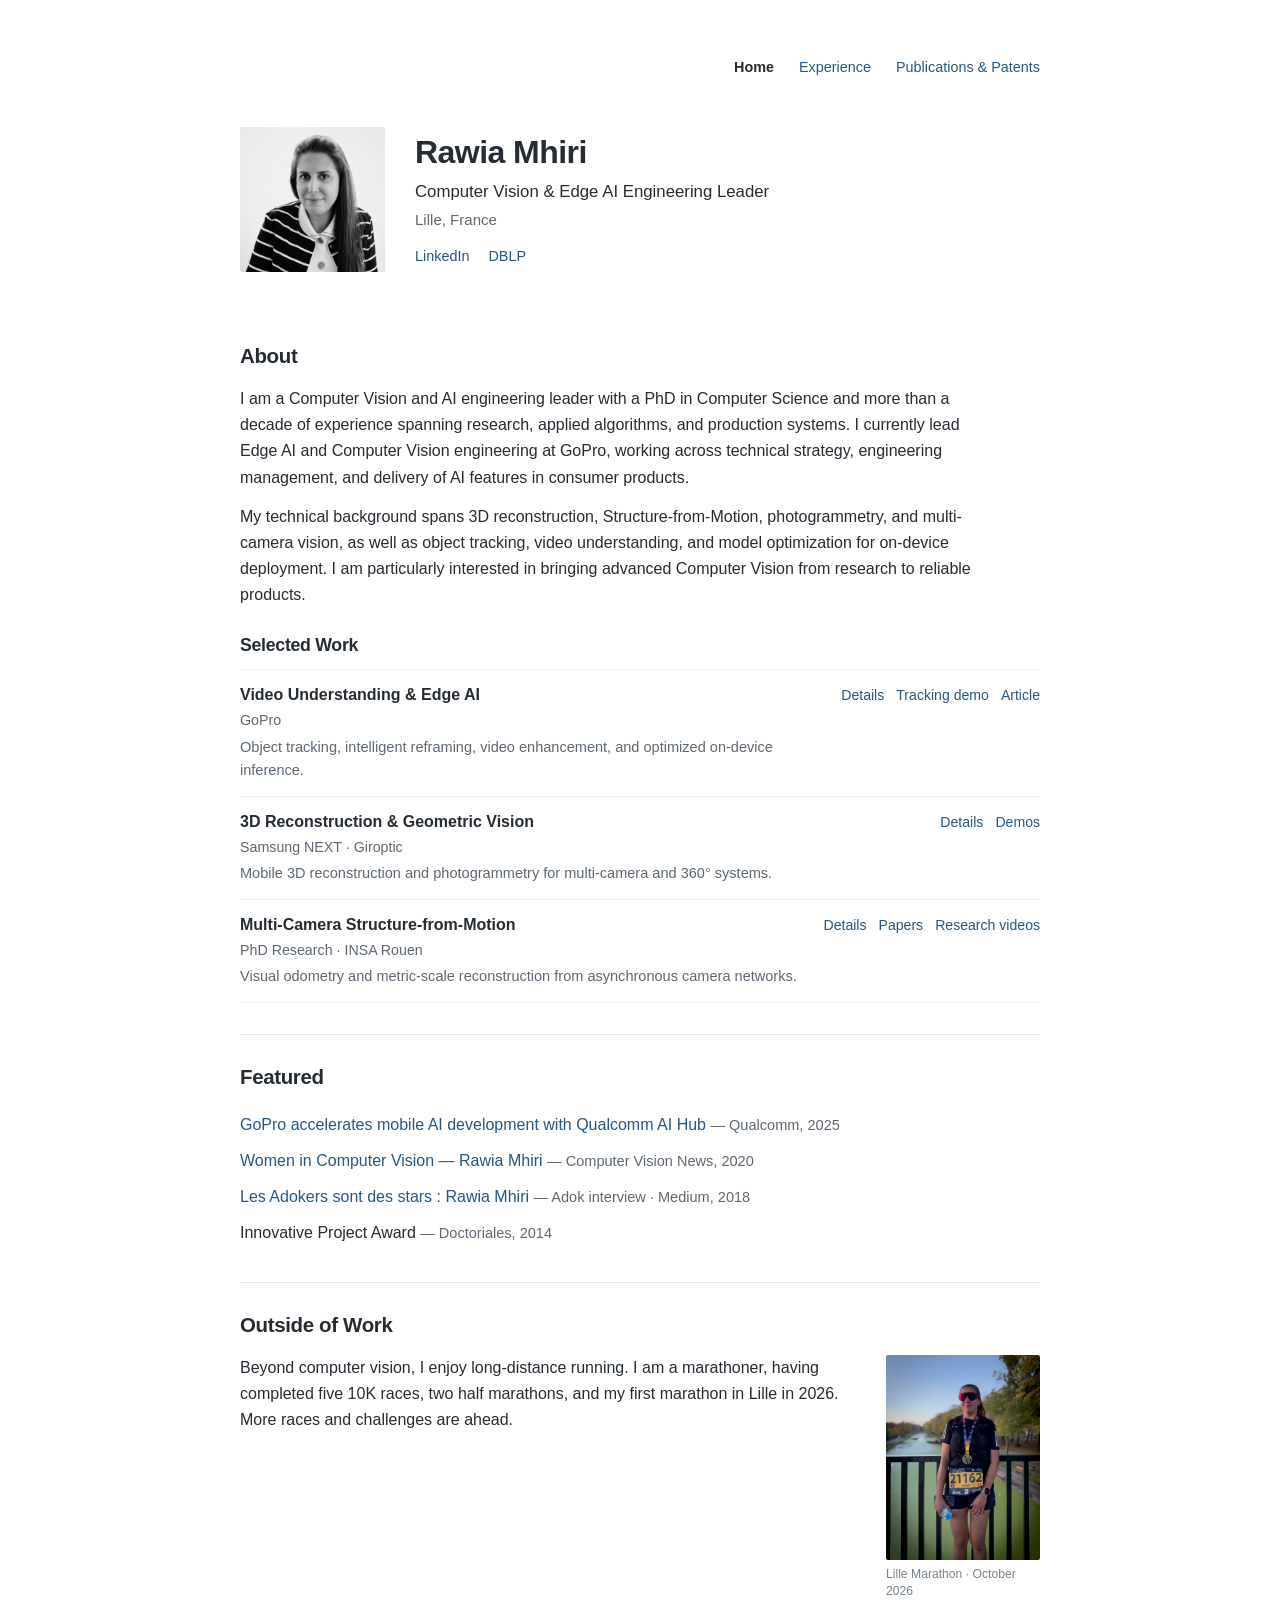
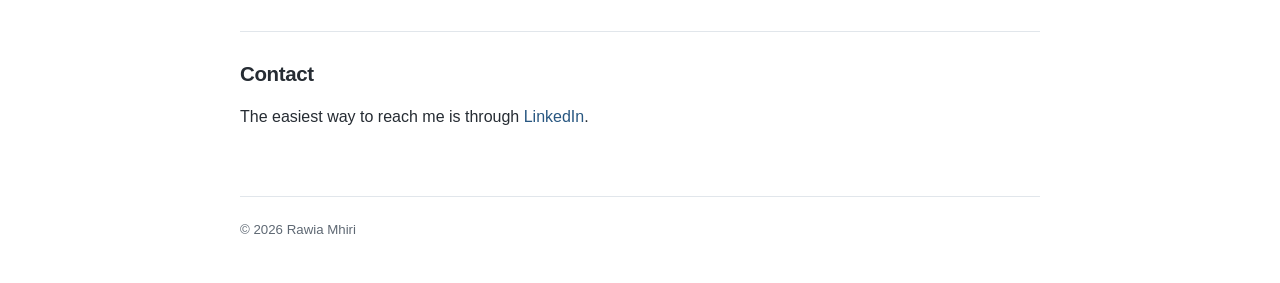
<file: index.html>
<!DOCTYPE html>

<html lang="en">
<head>
<meta charset="utf-8"/>
<meta content="width=device-width, initial-scale=1" name="viewport"/>
<meta content="Rawia Mhiri is a Computer Vision and Edge AI engineering leader with a PhD and experience leading teams from research to production." name="description"/>
<meta content="Rawia Mhiri" name="author"/>
<title>Rawia Mhiri — Computer Vision &amp; Edge AI</title>
<link href="style.css" rel="stylesheet"/>
</head>
<body>
<main class="page" id="top">
<nav aria-label="Main navigation" class="topnav">
<a aria-current="page" href="index.html">Home</a>
<a href="experience.html">Experience</a>
<a href="publications.html">Publications &amp; Patents</a>
</nav>
<header class="intro">
<img alt="Portrait of Rawia Mhiri" class="portrait" height="145" src="rawia_photo.jpeg" width="145"/>
<div>
<h1>Rawia Mhiri</h1>
<p class="role">Computer Vision &amp; Edge AI Engineering Leader</p>
<p class="location">Lille, France</p>
<nav aria-label="Professional profiles" class="links">
<a href="https://www.linkedin.com/in/rawia-mhiri-96955b29/" rel="noopener noreferrer" target="_blank">LinkedIn</a>
<a href="https://dblp.org/pid/148/7142.html" rel="noopener noreferrer" target="_blank">DBLP</a>
</nav>
</div>
</header>
<section class="content-section about" id="about">
<h2>About</h2>
<p>I am a Computer Vision and AI engineering leader with a PhD in Computer Science and more than a decade of experience spanning research, applied algorithms, and production systems. I currently lead Edge AI and Computer Vision engineering at GoPro, working across technical strategy, engineering management, and delivery of AI features in consumer products.</p>
<p>My technical background spans 3D reconstruction, Structure-from-Motion, photogrammetry, and multi-camera vision, as well as object tracking, video understanding, and model optimization for on-device deployment. I am particularly interested in bringing advanced Computer Vision from research to reliable products.</p>
<h2 class="subsection-heading" id="selected-work">Selected Work</h2>
<div class="work-list">
<div class="work-row">
<div>
<div class="work-title">Video Understanding &amp; Edge AI</div>
<div class="work-organization">GoPro</div>
<p class="work-description">Object tracking, intelligent reframing, video enhancement, and optimized on-device inference.</p>
</div>
<div class="work-links"><a href="experience.html#gopro">Details</a><a href="https://drive.google.com/file/d/1K36116cVzpAuXo-okKpgn88uL-rQt2rN/view?usp=sharing" rel="noopener noreferrer" target="_blank">Tracking demo</a><a href="https://bit.ly/47BoiJE" rel="noopener noreferrer" target="_blank">Article</a></div>
</div>
<div class="work-row">
<div>
<div class="work-title">3D Reconstruction &amp; Geometric Vision</div>
<div class="work-organization">Samsung NEXT · Giroptic</div>
<p class="work-description">Mobile 3D reconstruction and photogrammetry for multi-camera and 360° systems.</p>
</div>
<div class="work-links"><a href="experience.html#samsung">Details</a><a href="https://www.youtube.com/watch?v=HIu3Fz293rE" rel="noopener noreferrer" target="_blank">Demos</a></div>
</div>
<div class="work-row">
<div>
<div class="work-title">Multi-Camera Structure-from-Motion</div>
<div class="work-organization">PhD Research · INSA Rouen</div>
<p class="work-description">Visual odometry and metric-scale reconstruction from asynchronous camera networks.</p>
</div>
<div class="work-links"><a href="experience.html#phd">Details</a><a href="publications.html#papers">Papers</a><a href="https://www.youtube.com/watch?v=GycIlKgzkQ8" rel="noopener noreferrer" target="_blank">Research videos</a></div>
</div>
</div>
</section>
<section aria-labelledby="recognition-title" class="content-section">
<h2 id="recognition-title">Featured</h2>
<ul class="plain-items">
<li><a href="https://bit.ly/47BoiJE" rel="noopener noreferrer" target="_blank">GoPro accelerates mobile AI development with Qualcomm AI Hub</a> <span class="byline">— Qualcomm, 2025</span></li>
<li><a href="https://www.rsipvision.com/ComputerVisionNews-2020March/34/" rel="noopener noreferrer" target="_blank">Women in Computer Vision — Rawia Mhiri</a> <span class="byline">— Computer Vision News, 2020</span></li>
<li><a href="https://medium.com/@pperetie/les-adokers-sont-des-stars-rawia-mhiri-43b8ec3d247f" lang="fr" rel="noopener noreferrer" target="_blank">Les Adokers sont des stars : Rawia Mhiri</a> <span class="byline">— Adok interview · Medium, 2018</span></li>
<li>Innovative Project Award <span class="byline">— Doctoriales, 2014</span></li>
</ul>
</section>
<section aria-labelledby="running-title" class="content-section">
<h2 id="running-title">Outside of Work</h2>
<div class="running-content">
<p>Beyond computer vision, I enjoy long-distance running. I am a marathoner, having completed five 10K races, two half marathons, and my first marathon in Lille in 2026. More races and challenges are ahead.</p>
<figure class="running-figure">
<img alt="After completing the Lille Marathon in October 2026" height="205" loading="lazy" src="assets/images/lille-marathon-2026.jpg" width="154"/>
<figcaption>Lille Marathon · October 2026</figcaption>
</figure>
</div>
</section>
<section class="content-section">
<h2>Contact</h2>
<p>The easiest way to reach me is through <a href="https://www.linkedin.com/in/rawia-mhiri-96955b29/" rel="noopener noreferrer" target="_blank">LinkedIn</a>.</p>
</section>
<footer class="footer">© <span id="year">2026</span> Rawia Mhiri</footer>
</main>
<script>document.getElementById('year').textContent = new Date().getFullYear();</script>
</body>
</html>
</file>
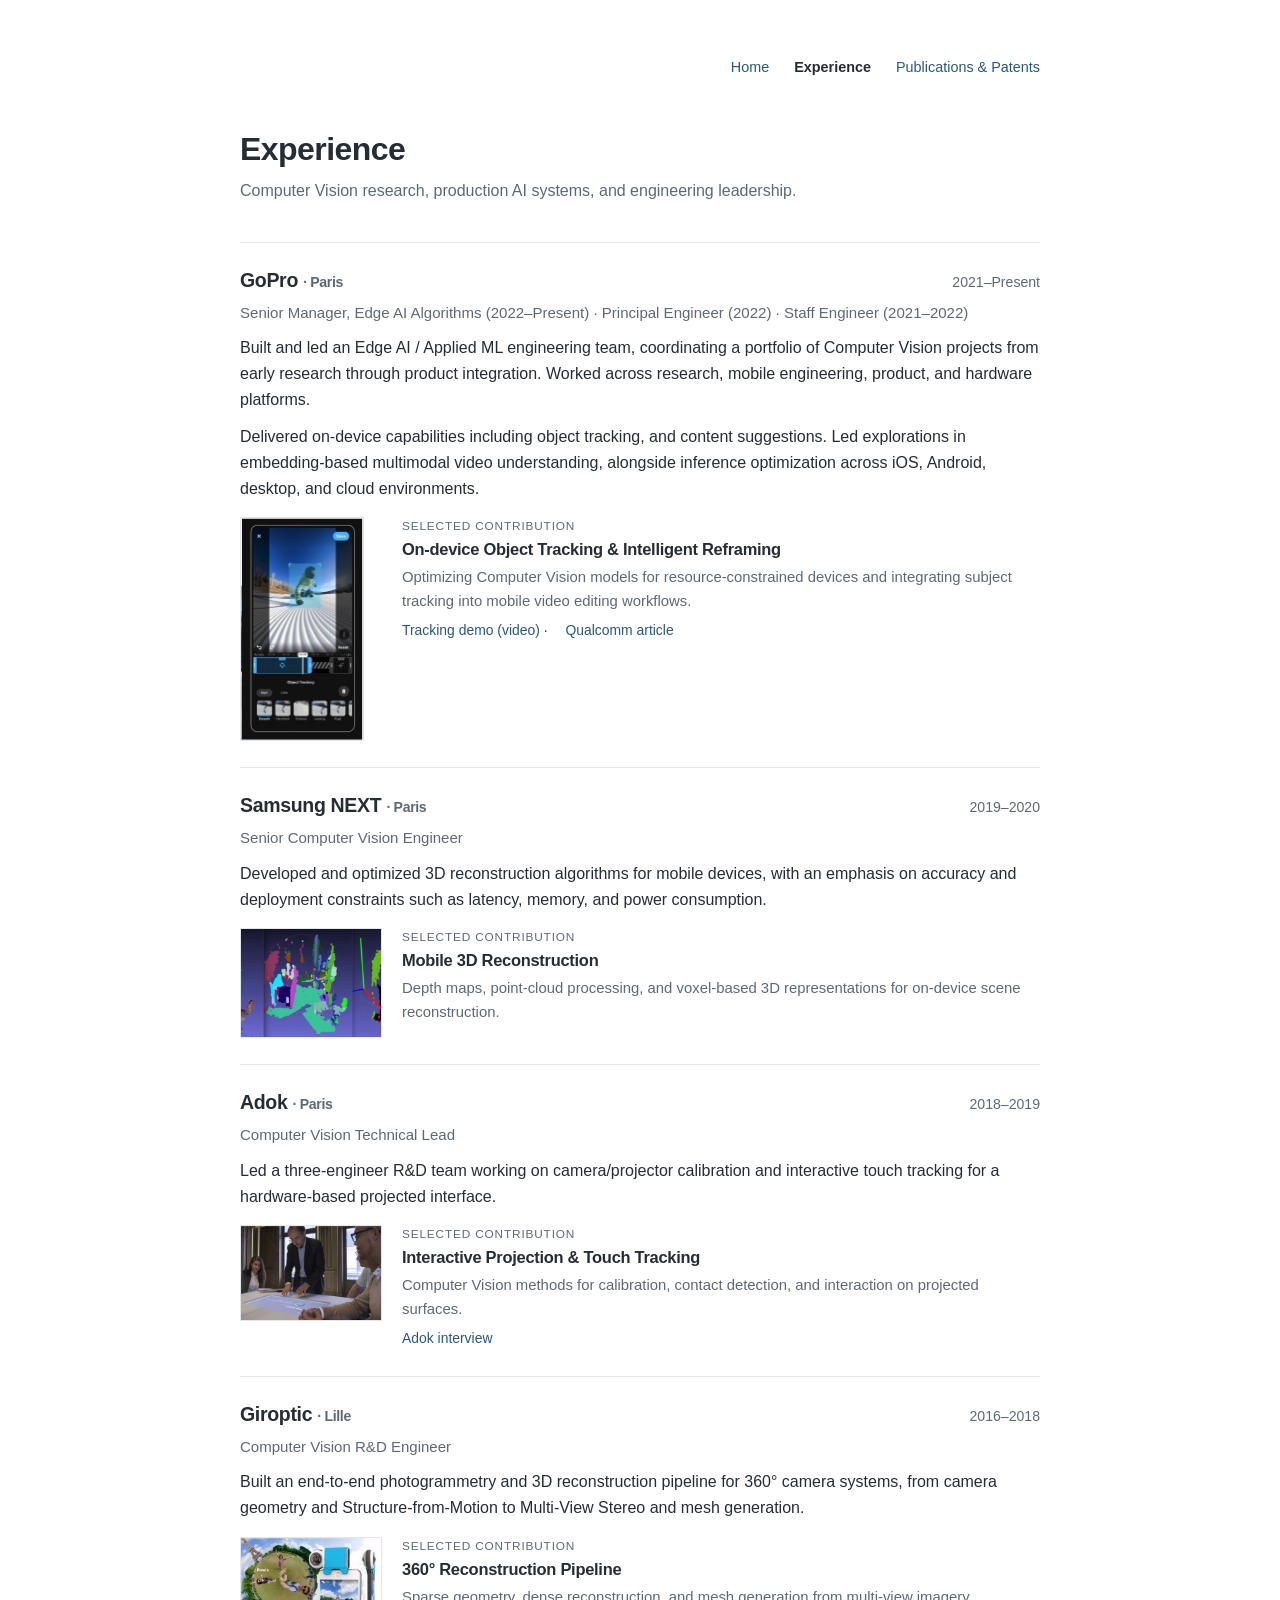
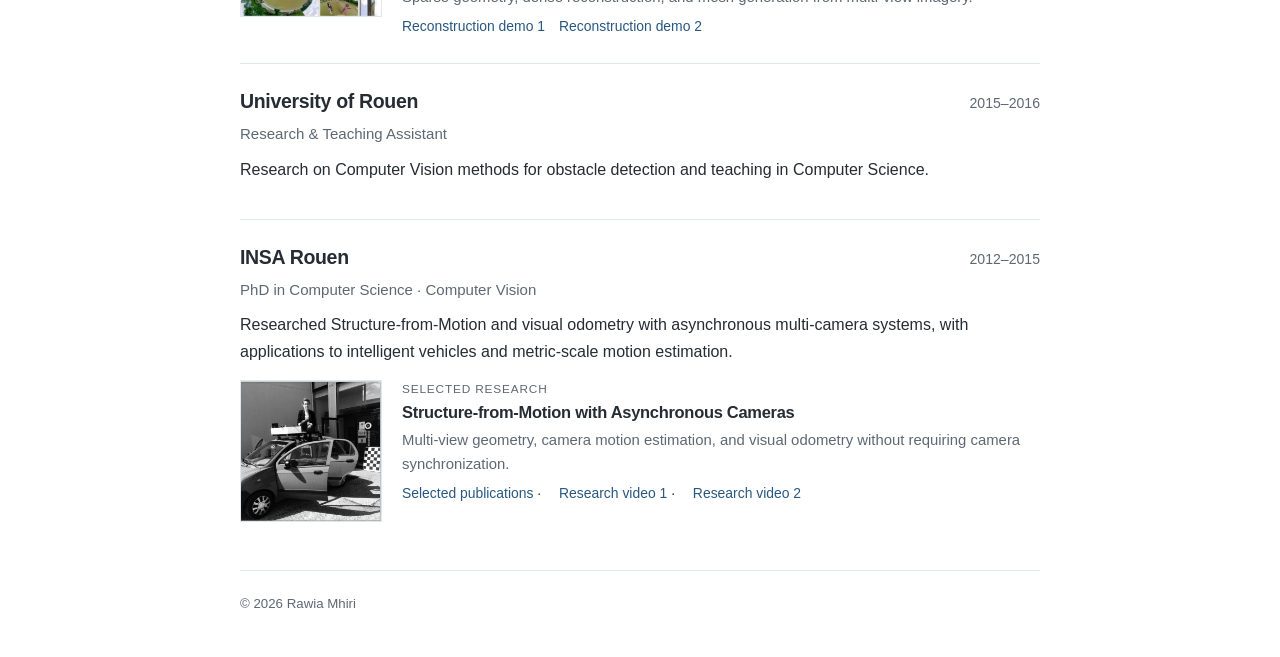
<file: experience.html>
<!DOCTYPE html>

<html lang="en">
<head>
<meta charset="utf-8"/>
<meta content="width=device-width, initial-scale=1" name="viewport"/>
<meta content="Experience of Rawia Mhiri in Computer Vision, 3D reconstruction, Edge AI, and engineering leadership." name="description"/>
<meta content="Rawia Mhiri" name="author"/>
<title>Experience — Rawia Mhiri</title>
<link href="style.css" rel="stylesheet"/>
</head>
<body>
<main class="page" id="top">
<nav aria-label="Main navigation" class="topnav">
<a href="index.html">Home</a>
<a aria-current="page" href="experience.html">Experience</a>
<a href="publications.html">Publications &amp; Patents</a>
</nav>
<header class="page-head">
<h1>Experience</h1>
<p>Computer Vision research, production AI systems, and engineering leadership.</p>
</header>
<section class="timeline-entry" id="gopro">
<div class="entry-head"><h2>GoPro <span class="small">· Paris</span></h2><span class="dates">2021–Present</span></div>
<p class="position">Senior Manager, Edge AI Algorithms (2022–Present) · Principal Engineer (2022) · Staff Engineer (2021–2022)</p>
<p>Built and led an Edge AI / Applied ML engineering team, coordinating a portfolio of Computer Vision projects from early research through product integration. Worked across research, mobile engineering, product, and hardware platforms.</p>
<p> Delivered on-device capabilities including object tracking, and content suggestions. Led explorations in embedding-based multimodal video understanding, alongside inference optimization across iOS, Android, desktop, and cloud environments.</p>
<div class="contrib">
<a aria-label="View GOPRO project photo" class="contrib-photo contrib-photo--portrait" href="assets/images/gopro-object-tracking.jpg" rel="noopener noreferrer" target="_blank"><img alt="GoPro Quik object tracking interface and mobile video-editing controls" loading="lazy" src="assets/images/gopro-object-tracking.jpg"/></a>
<div>
<div class="kicker">Selected contribution</div>
<h3>On-device Object Tracking &amp; Intelligent Reframing</h3>
<p>Optimizing Computer Vision models for resource-constrained devices and integrating subject tracking into mobile video editing workflows.</p>
<div class="inline-links"><a href="https://drive.google.com/file/d/1K36116cVzpAuXo-okKpgn88uL-rQt2rN/view?usp=sharing" rel="noopener noreferrer" target="_blank">Tracking demo (video)</a> · <a href="https://bit.ly/47BoiJE" rel="noopener noreferrer" target="_blank">Qualcomm article</a></div>
</div>
</div>
</section>
<section class="timeline-entry" id="samsung">
<div class="entry-head"><h2>Samsung NEXT <span class="small">· Paris</span></h2><span class="dates">2019–2020</span></div>
<p class="position">Senior Computer Vision Engineer</p>
<p>Developed and optimized 3D reconstruction algorithms for mobile devices, with an emphasis on accuracy and deployment constraints such as latency, memory, and power consumption.</p>
<div class="contrib">
<img alt="Examples of reconstructed 3D indoor scene geometry and segmentation" height="110" loading="lazy" src="assets/images/samsung-reconstruction.jpg" width="142"/>
<div>
<div class="kicker">Selected contribution</div>
<h3>Mobile 3D Reconstruction</h3>
<p>Depth maps, point-cloud processing, and voxel-based 3D representations for on-device scene reconstruction.</p>
</div>
</div>
</section>
<section class="timeline-entry" id="adok">
<div class="entry-head"><h2>Adok <span class="small">· Paris</span></h2><span class="dates">2018–2019</span></div>
<p class="position">Computer Vision Technical Lead</p>
<p>Led a three-engineer R&amp;D team working on camera/projector calibration and interactive touch tracking for a hardware-based projected interface.</p>
<div class="contrib">
<a aria-label="View ADOK project photo" class="contrib-photo contrib-photo--landscape" href="assets/images/adok-interactive-table.jpg" rel="noopener noreferrer" target="_blank"><img alt="People interacting with a projected touchscreen tabletop at Adok" loading="lazy" src="assets/images/adok-interactive-table.jpg"/></a>
<div>
<div class="kicker">Selected contribution</div>
<h3>Interactive Projection &amp; Touch Tracking</h3>
<p>Computer Vision methods for calibration, contact detection, and interaction on projected surfaces.</p>
<div class="inline-links"><a href="https://medium.com/@pperetie/les-adokers-sont-des-stars-rawia-mhiri-43b8ec3d247f" rel="noopener noreferrer" target="_blank">Adok interview</a></div></div>
</div>
</section>
<section class="timeline-entry" id="giroptic">
<div class="entry-head"><h2>Giroptic <span class="small">· Lille</span></h2><span class="dates">2016–2018</span></div>
<p class="position">Computer Vision R&amp;D Engineer</p>
<p>Built an end-to-end photogrammetry and 3D reconstruction pipeline for 360° camera systems, from camera geometry and Structure-from-Motion to Multi-View Stereo and mesh generation.</p>
<div class="contrib">
<a aria-label="View GIROPTIC project photo" class="contrib-photo contrib-photo--landscape" href="assets/images/giroptic-360-camera.jpg" rel="noopener noreferrer" target="_blank"><img alt="Giroptic 360-degree camera imagery and consumer camera hardware" loading="lazy" src="assets/images/giroptic-360-camera.jpg"/></a>
<div>
<div class="kicker">Selected contribution</div>
<h3>360° Reconstruction Pipeline</h3>
<p>Sparse geometry, dense reconstruction, and mesh generation from multi-view imagery.</p>
<div class="inline-links"><a href="https://www.youtube.com/watch?v=HIu3Fz293rE" rel="noopener noreferrer" target="_blank">Reconstruction demo 1</a><a href="https://www.youtube.com/watch?v=QjvDdjy3CzE" rel="noopener noreferrer" target="_blank">Reconstruction demo 2</a></div></div>
</div>
</section>
<section class="timeline-entry" id="rouen">
<div class="entry-head"><h2>University of Rouen</h2><span class="dates">2015–2016</span></div>
<p class="position">Research &amp; Teaching Assistant</p>
<p>Research on Computer Vision methods for obstacle detection and teaching in Computer Science.</p>
</section>
<section class="timeline-entry" id="phd">
<div class="entry-head"><h2>INSA Rouen</h2><span class="dates">2012–2015</span></div>
<p class="position">PhD in Computer Science · Computer Vision</p>
<p>Researched Structure-from-Motion and visual odometry with asynchronous multi-camera systems, with applications to intelligent vehicles and metric-scale motion estimation.</p>
<div class="contrib">
<a aria-label="View PHD project photo" class="contrib-photo contrib-photo--square" href="assets/images/phd-multicamera-photo.jpg" rel="noopener noreferrer" target="_blank"><img alt="Rawia Mhiri with the vehicle-mounted multi-camera research rig" loading="lazy" src="assets/images/phd-multicamera-photo.jpg"/></a>
<div>
<div class="kicker">Selected research</div>
<h3>Structure-from-Motion with Asynchronous Cameras</h3>
<p>Multi-view geometry, camera motion estimation, and visual odometry without requiring camera synchronization.</p>
<div class="inline-links"><a href="publications.html#papers">Selected publications</a> · <a href="https://www.youtube.com/watch?v=GycIlKgzkQ8" rel="noopener noreferrer" target="_blank">Research video 1</a> · <a href="https://www.youtube.com/watch?v=d3gp0YabA7k" rel="noopener noreferrer" target="_blank">Research video 2</a></div>
</div>
</div>
</section>
<footer class="footer">© <span id="year">2026</span> Rawia Mhiri</footer>
</main>
<script>document.getElementById('year').textContent = new Date().getFullYear();</script>
</body>
</html>
</file>
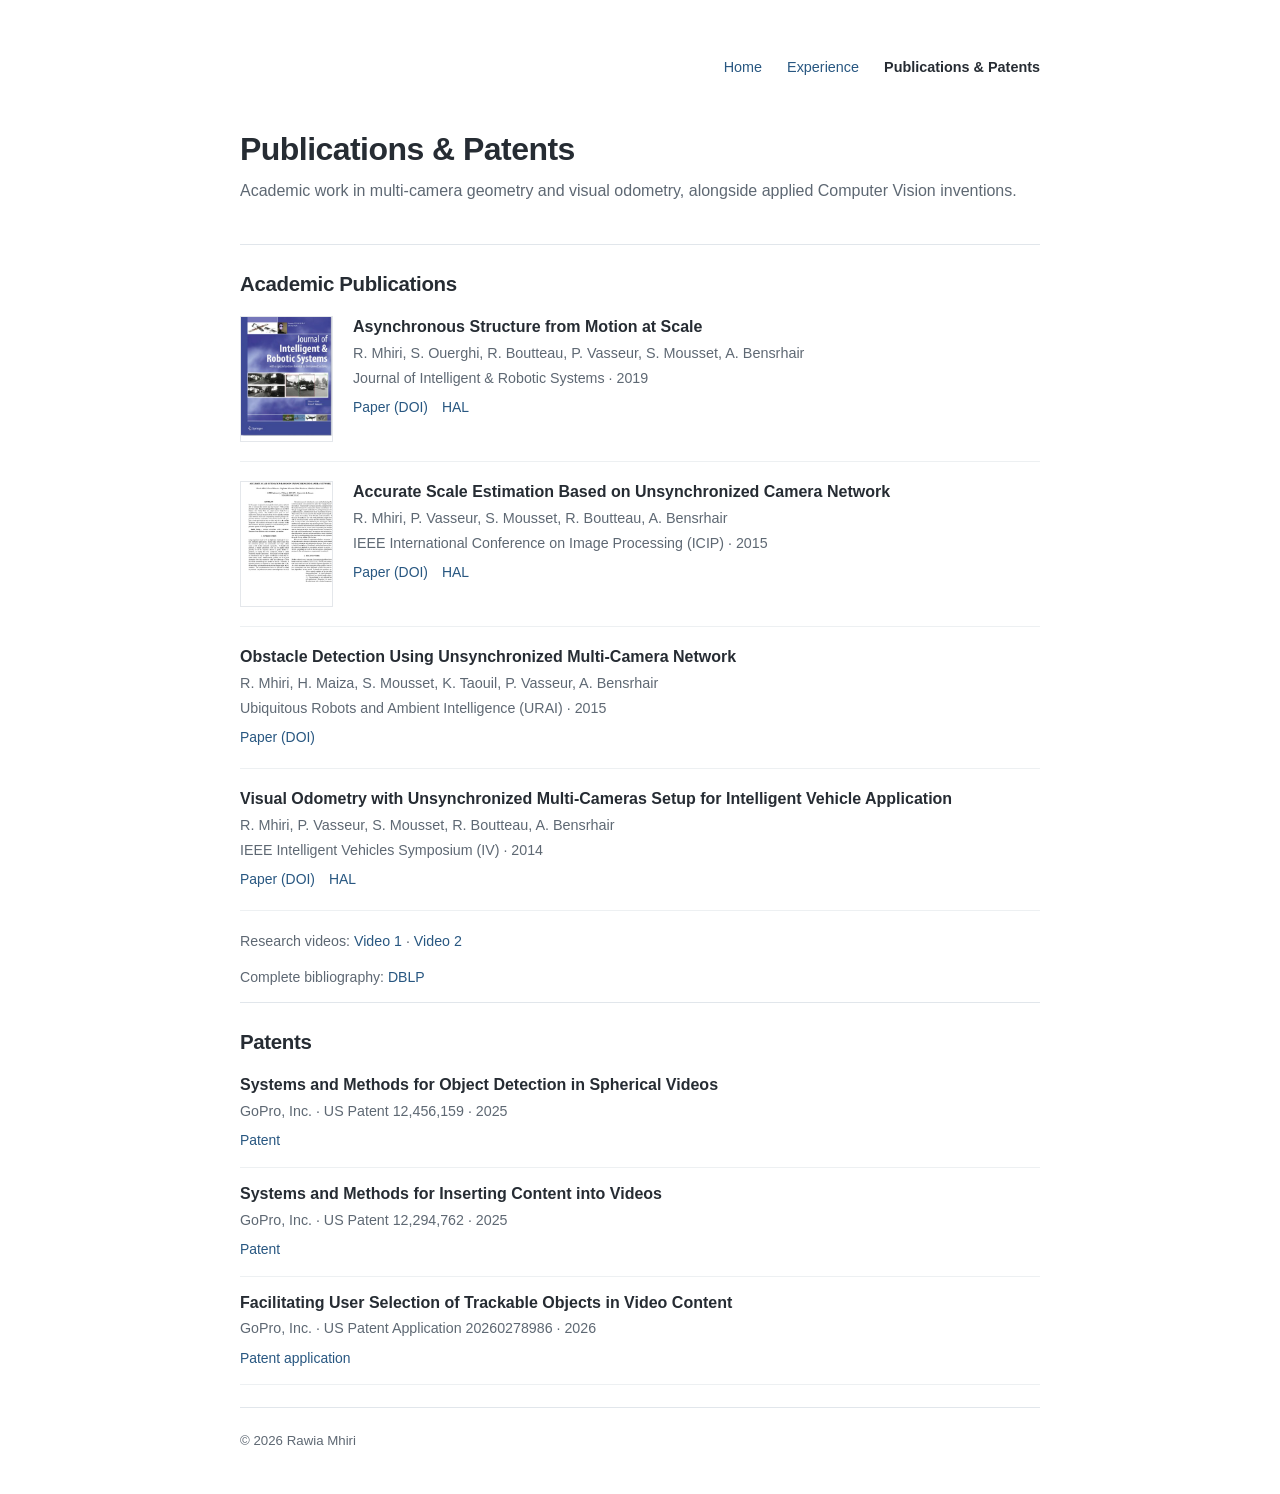
<file: publications.html>
<!DOCTYPE html>

<html lang="en">
<head>
<meta charset="utf-8"/>
<meta content="width=device-width, initial-scale=1" name="viewport"/>
<meta content="Academic publications and patents by Rawia Mhiri in Computer Vision, Structure from Motion and video understanding." name="description"/>
<meta content="Rawia Mhiri" name="author"/>
<title>Publications &amp; Patents — Rawia Mhiri</title>
<link href="style.css" rel="stylesheet"/>
</head>
<body>
<main class="page" id="top">
<nav aria-label="Main navigation" class="topnav">
<a href="index.html">Home</a>
<a href="experience.html">Experience</a>
<a aria-current="page" href="publications.html">Publications &amp; Patents</a>
</nav>
<header class="page-head">
<h1>Publications &amp; Patents</h1>
<p>Academic work in multi-camera geometry and visual odometry, alongside applied Computer Vision inventions.</p>
</header>
<section class="pubs-section" id="papers">
<h2>Academic Publications</h2>
<article class="publication with-image">
<img alt="Journal of Intelligent &amp; Robotic Systems cover" height="126" loading="lazy" src="assets/images/jirs-journal-cover.jpg" width="93"/>
<div>
<div class="paper-title">Asynchronous Structure from Motion at Scale</div>
<p class="paper-authors">R. Mhiri, S. Ouerghi, R. Boutteau, P. Vasseur, S. Mousset, A. Bensrhair</p>
<p class="paper-meta">Journal of Intelligent &amp; Robotic Systems · 2019</p>
<div class="inline-links"><a href="https://doi.org/10.1007/s10846-018-0974-6" rel="noopener noreferrer" target="_blank">Paper (DOI)</a><a href="https://hal.science/hal-01986330" rel="noopener noreferrer" target="_blank">HAL</a></div>
</div>
</article>
<article class="publication with-image">
<img alt="First page of Accurate Scale Estimation Based on Unsynchronized Camera Network" height="126" loading="lazy" src="assets/images/icip-2015-first-page.jpg" width="93"/>
<div>
<div class="paper-title">Accurate Scale Estimation Based on Unsynchronized Camera Network</div>
<p class="paper-authors">R. Mhiri, P. Vasseur, S. Mousset, R. Boutteau, A. Bensrhair</p>
<p class="paper-meta">IEEE International Conference on Image Processing (ICIP) · 2015</p>
<div class="inline-links"><a href="https://doi.org/10.1109/ICIP.2015.7351593" rel="noopener noreferrer" target="_blank">Paper (DOI)</a><a href="https://hal.science/hal-01710819" rel="noopener noreferrer" target="_blank">HAL</a></div>
</div>
</article>
<article class="publication">
<div class="paper-title">Obstacle Detection Using Unsynchronized Multi-Camera Network</div>
<p class="paper-authors">R. Mhiri, H. Maiza, S. Mousset, K. Taouil, P. Vasseur, A. Bensrhair</p>
<p class="paper-meta">Ubiquitous Robots and Ambient Intelligence (URAI) · 2015</p>
<div class="inline-links"><a href="https://doi.org/10.1109/URAI.2015.7358917" rel="noopener noreferrer" target="_blank">Paper (DOI)</a></div>
</article>
<article class="publication">
<div class="paper-title">Visual Odometry with Unsynchronized Multi-Cameras Setup for Intelligent Vehicle Application</div>
<p class="paper-authors">R. Mhiri, P. Vasseur, S. Mousset, R. Boutteau, A. Bensrhair</p>
<p class="paper-meta">IEEE Intelligent Vehicles Symposium (IV) · 2014</p>
<div class="inline-links"><a href="https://doi.org/10.1109/IVS.2014.6856533" rel="noopener noreferrer" target="_blank">Paper (DOI)</a><a href="https://hal.science/hal-01710411" rel="noopener noreferrer" target="_blank">HAL</a></div>
</article>
<p class="research-videos">Research videos: <a href="https://www.youtube.com/watch?v=GycIlKgzkQ8" rel="noopener noreferrer" target="_blank">Video 1</a> · <a href="https://www.youtube.com/watch?v=d3gp0YabA7k" rel="noopener noreferrer" target="_blank">Video 2</a></p><p class="small">Complete bibliography: <a href="https://dblp.org/pid/148/7142.html" rel="noopener noreferrer" target="_blank">DBLP</a></p>
</section>
<section class="pubs-section" id="patents">
<h2>Patents</h2>
<div class="patent-list">
<article class="publication">
<div class="paper-title">Systems and Methods for Object Detection in Spherical Videos</div>
<p class="paper-meta">GoPro, Inc. · US Patent 12,456,159 · 2025</p>
<div class="inline-links"><a href="https://patents.justia.com/patent/12456159" rel="noopener noreferrer" target="_blank">Patent</a></div>
</article>
<article class="publication">
<div class="paper-title">Systems and Methods for Inserting Content into Videos</div>
<p class="paper-meta">GoPro, Inc. · US Patent 12,294,762 · 2025</p>
<div class="inline-links"><a href="https://patents.justia.com/patent/12294762" rel="noopener noreferrer" target="_blank">Patent</a></div>
</article>
<article class="publication">
<div class="paper-title">Facilitating User Selection of Trackable Objects in Video Content</div>
<p class="paper-meta">GoPro, Inc. · US Patent Application 20260278986 · 2026</p>
<div class="inline-links"><a href="https://patents.justia.com/patent/20260278986" rel="noopener noreferrer" target="_blank">Patent application</a></div>
</article>
</div>
</section>
<footer class="footer">© <span id="year">2026</span> Rawia Mhiri</footer>
</main>
<script>document.getElementById('year').textContent = new Date().getFullYear();</script>
</body>
</html>
</file>
<file: style.css>
/* Rawia Mhiri — quiet, academic-inspired personal site */
:root {
  --page:#fff; --ink:#262c33; --muted:#5e6873; --soft:#78828d;
  --border:#e1e6eb; --link:#285781; --measure:860px;
}
*, *::before, *::after { box-sizing:border-box; }
html { scroll-behavior:smooth; }
body { margin:0; color:var(--ink); background:var(--page); font:16px/1.63 -apple-system,BlinkMacSystemFont,"Segoe UI",Roboto,Arial,sans-serif; -webkit-font-smoothing:antialiased; }
a { color:var(--link); text-decoration:none; text-underline-offset:3px; }
a:hover, a:focus-visible { text-decoration:underline; }
a:focus-visible { outline:2px solid var(--link); outline-offset:3px; }
.page { max-width:var(--measure); margin:0 auto; padding:56px 30px 42px; }
.topnav { display:flex; justify-content:flex-end; flex-wrap:wrap; gap:10px 25px; margin-bottom:48px; font-size:0.9rem; }
.topnav a[aria-current="page"] { color:var(--ink); font-weight:650; }
h1,h2,h3 { font-weight:650; line-height:1.26; letter-spacing:-.017em; }
h1 { font-size:2rem; margin:0 0 6px; }
h2 { font-size:1.28rem; margin:0 0 17px; }
h3 { font-size:1.03rem; margin:0 0 5px; }
p { margin:0 0 13px; }
.small,small,.muted { color:var(--muted); }
.small,small { font-size:.88rem; }
.intro { display:grid; grid-template-columns:145px minmax(0,1fr); gap:30px; align-items:center; margin:0 0 42px; }
.portrait { width:145px; height:145px; object-fit:cover; border-radius:2px; }
.role { margin:0; font-size:1.05rem; }
.location { color:var(--muted); margin:3px 0 12px; font-size:.94rem; }
.links { display:flex; flex-wrap:wrap; gap:9px 19px; font-size:.9rem; }
.content-section { border-top:1px solid var(--border); padding:29px 0 31px; }
.content-section:first-of-type { border-top:0; }
.about p { max-width:760px; }
.subsection-heading { font-size:1.11rem; margin:26px 0 13px; }
.work-list { margin:0; }
.work-row { display:grid; grid-template-columns:minmax(0,1fr) auto; column-gap:20px; align-items:baseline; padding:12px 0 13px; border-top:1px solid #eef0f2; }
.work-row:last-child { border-bottom:1px solid #eef0f2; }
.work-title { font-weight:630; }
.work-organization { color:var(--muted); font-size:.89rem; margin-top:1px; }
.work-description { color:var(--muted); margin:3px 0 0; font-size:.91rem; }
.work-links { white-space:nowrap; font-size:.88rem; }
.work-links a + a { margin-left:12px; }
.plain-items { margin:0; padding:0; list-style:none; }
.plain-items li { padding:5px 0; }
.plain-items .byline { color:var(--muted); font-size:.91rem; }
.running-content { display:grid; grid-template-columns:minmax(0,1fr) 154px; gap:28px; align-items:start; }
.running-figure { margin:0; }
.running-figure img { display:block; width:100%; height:auto; border-radius:2px; }
figcaption { font-size:.76rem; color:var(--soft); line-height:1.4; margin-top:6px; }
.page-head { padding:2px 0 25px; }
.page-head p { color:var(--muted); margin-top:8px; }
.timeline-entry { padding:25px 0 26px; border-top:1px solid var(--border); scroll-margin-top:30px; }
.entry-head { display:flex; align-items:baseline; justify-content:space-between; gap:16px; margin-bottom:7px; }
.entry-head h2 { margin:0; font-size:1.22rem; }
.dates { flex-shrink:0; font-size:.88rem; color:var(--muted); }
.position { font-size:.94rem; color:var(--muted); margin:0 0 8px; }
.timeline-entry > p { margin-bottom:10px; }
.contrib { display:grid; grid-template-columns:142px minmax(0,1fr); gap:20px; align-items:start; margin-top:15px; }
.contrib img { display:block; width:142px; max-height:132px; object-fit:cover; border:1px solid var(--border); }
.contrib img.fit-contain { object-fit:contain; height:132px; background:#fff; }
.contrib p { color:var(--muted); font-size:.93rem; margin:4px 0 6px; }
.contrib .kicker { color:var(--muted); text-transform:uppercase; font-size:.74rem; letter-spacing:.07em; margin-bottom:3px; }
.inline-links { font-size:.87rem; }
.inline-links a + a { margin-left:14px; }
.earlier-roles { color:var(--muted); font-size:.91rem; margin:10px 0 0; }
.pubs-section { border-top:1px solid var(--border); padding-top:26px; margin-top:2px; }
.pubs-section h2 { margin-bottom:19px; }
.publication { padding:0 0 19px; margin:0 0 19px; border-bottom:1px solid #edf0f2; }
.publication.with-image { display:grid; grid-template-columns:93px minmax(0,1fr); gap:20px; }
.publication img { display:block; width:93px; max-height:126px; object-fit:contain; object-position:top center; border:1px solid #e4e7eb; }
.publication .paper-title { font-weight:640; margin:0 0 3px; line-height:1.43; }
.paper-authors { font-size:.90rem; color:var(--muted); margin:0 0 2px; }
.paper-meta { font-size:.89rem; color:var(--muted); margin:0 0 6px; }
.patent-list .publication { padding-bottom:15px; margin-bottom:15px; }
.footer { margin-top:22px; border-top:1px solid var(--border); padding-top:22px; color:var(--muted); font-size:.83rem; }
@media(max-width:650px) {
  .page { padding:29px 21px 34px; }
  .topnav { justify-content:flex-start; margin-bottom:30px; gap:8px 19px; }
  .intro { grid-template-columns:115px minmax(0,1fr); gap:18px; align-items:center; margin-bottom:30px; }
  .portrait { width:115px; height:115px; }
  h1 { font-size:1.75rem; }
  .role { font-size:.94rem; }
  .work-row { grid-template-columns:1fr; gap:6px; }
  .running-content { grid-template-columns:1fr; gap:15px; }
  .running-figure { width:158px; }
  .entry-head { align-items:start; }
  .contrib { grid-template-columns:115px minmax(0,1fr); gap:13px; }
  .contrib img, .contrib img.fit-contain { width:115px; max-height:110px; height:110px; }
  .publication.with-image { grid-template-columns:75px minmax(0,1fr); gap:14px; }
  .publication img { width:75px; max-height:105px; }
}
@media(max-width:400px){
  .intro { grid-template-columns:1fr; }
  .portrait { width:120px; height:120px; }
  .entry-head { display:block; }
  .contrib { grid-template-columns:1fr; }
  .contrib img, .contrib img.fit-contain { width:150px; max-height:115px; height:115px; }
}

/* Personal photos and research demo links — restrained visual treatment. */
.contrib .contrib-photo { display:block; width:164px; max-width:100%; line-height:0; }
.contrib .contrib-photo img { display:block; width:100%; height:auto; max-height:none; object-fit:contain; border:1px solid var(--border); }
.contrib .contrib-photo--portrait { width:124px; }
.contrib .contrib-photo--square { width:148px; }
.contrib .contrib-photo:hover img, .contrib .contrib-photo:focus-visible img { border-color:#9dacb9; }
.research-videos { font-size:.89rem; color:var(--muted); margin:0 0 13px; }
.research-videos a { white-space:nowrap; }
@media (max-width:650px) {
  .contrib .contrib-photo { width:115px; }
  .contrib .contrib-photo--portrait { width:100px; }
  .contrib .contrib-photo--square { width:115px; }
}
@media (max-width:400px) {
  .contrib .contrib-photo { width:150px; }
  .contrib .contrib-photo--portrait { width:115px; }
  .contrib .contrib-photo--square { width:145px; }
}
</file>
